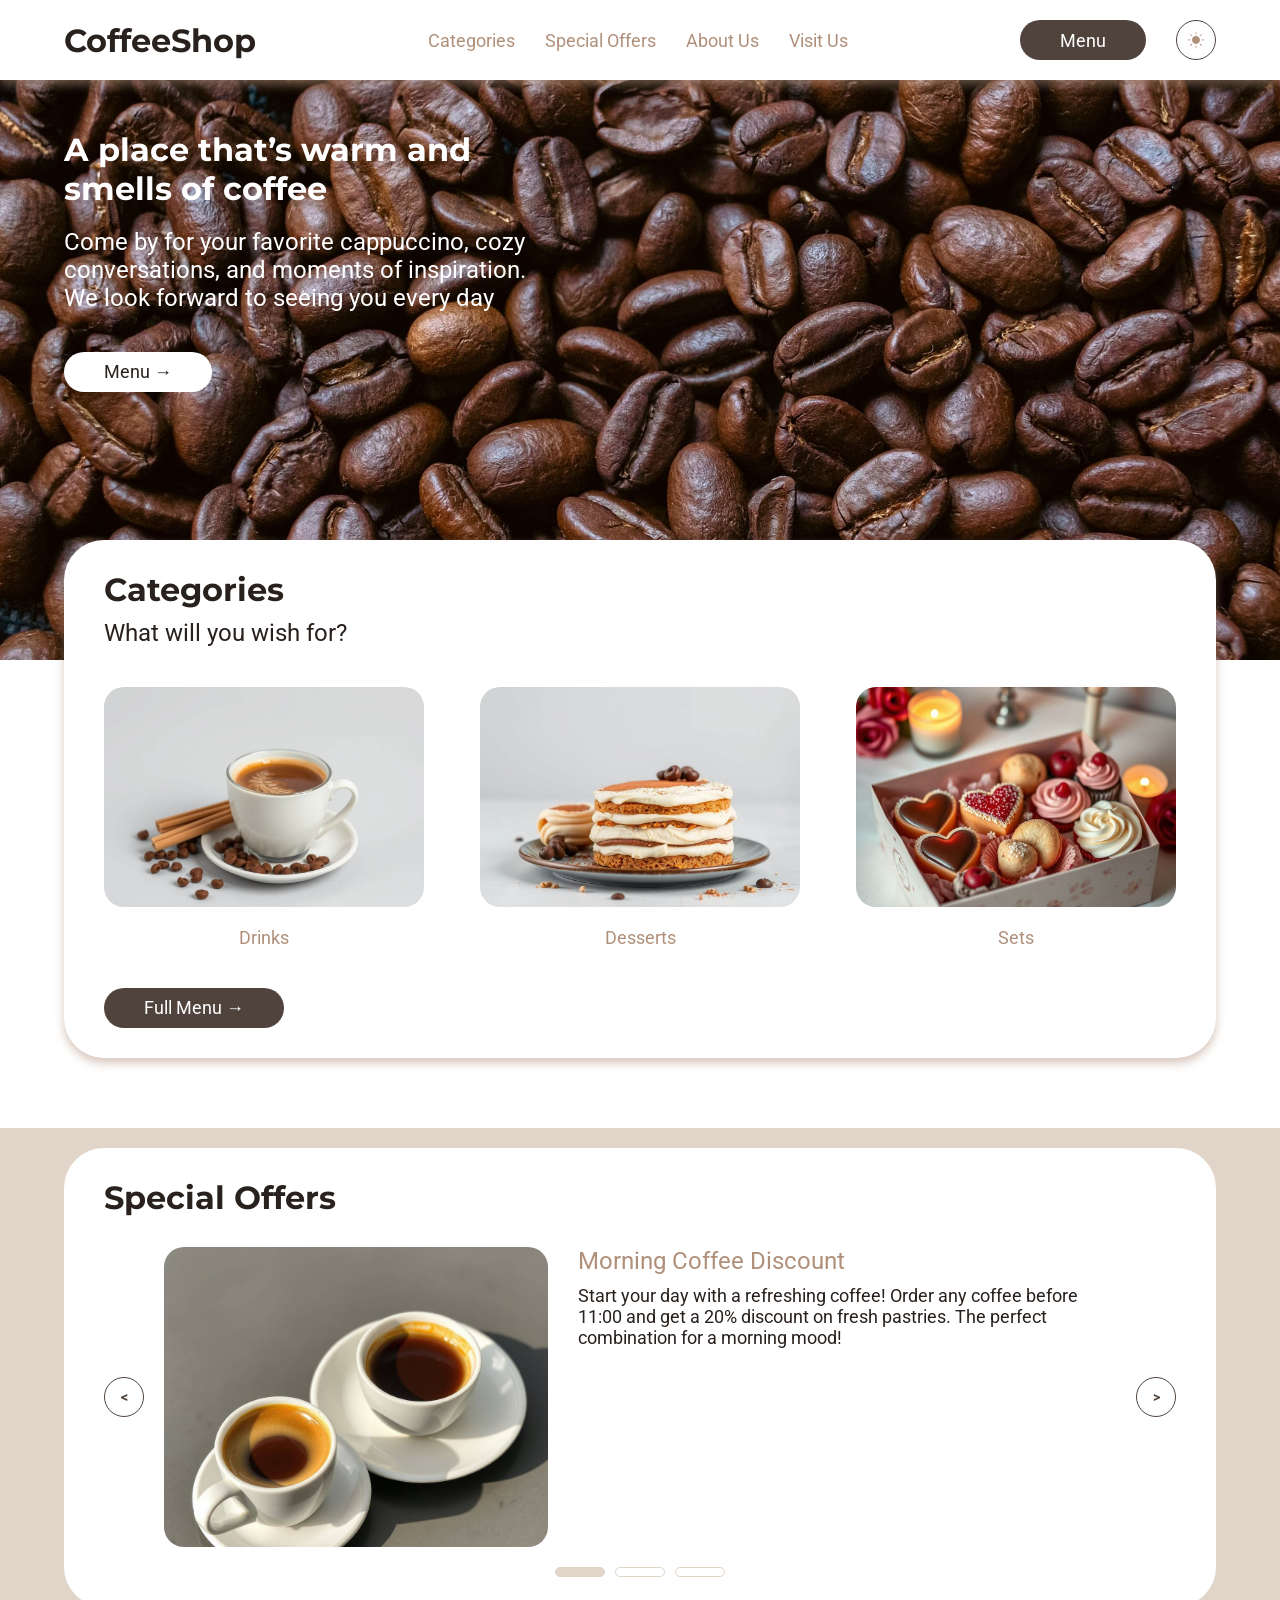
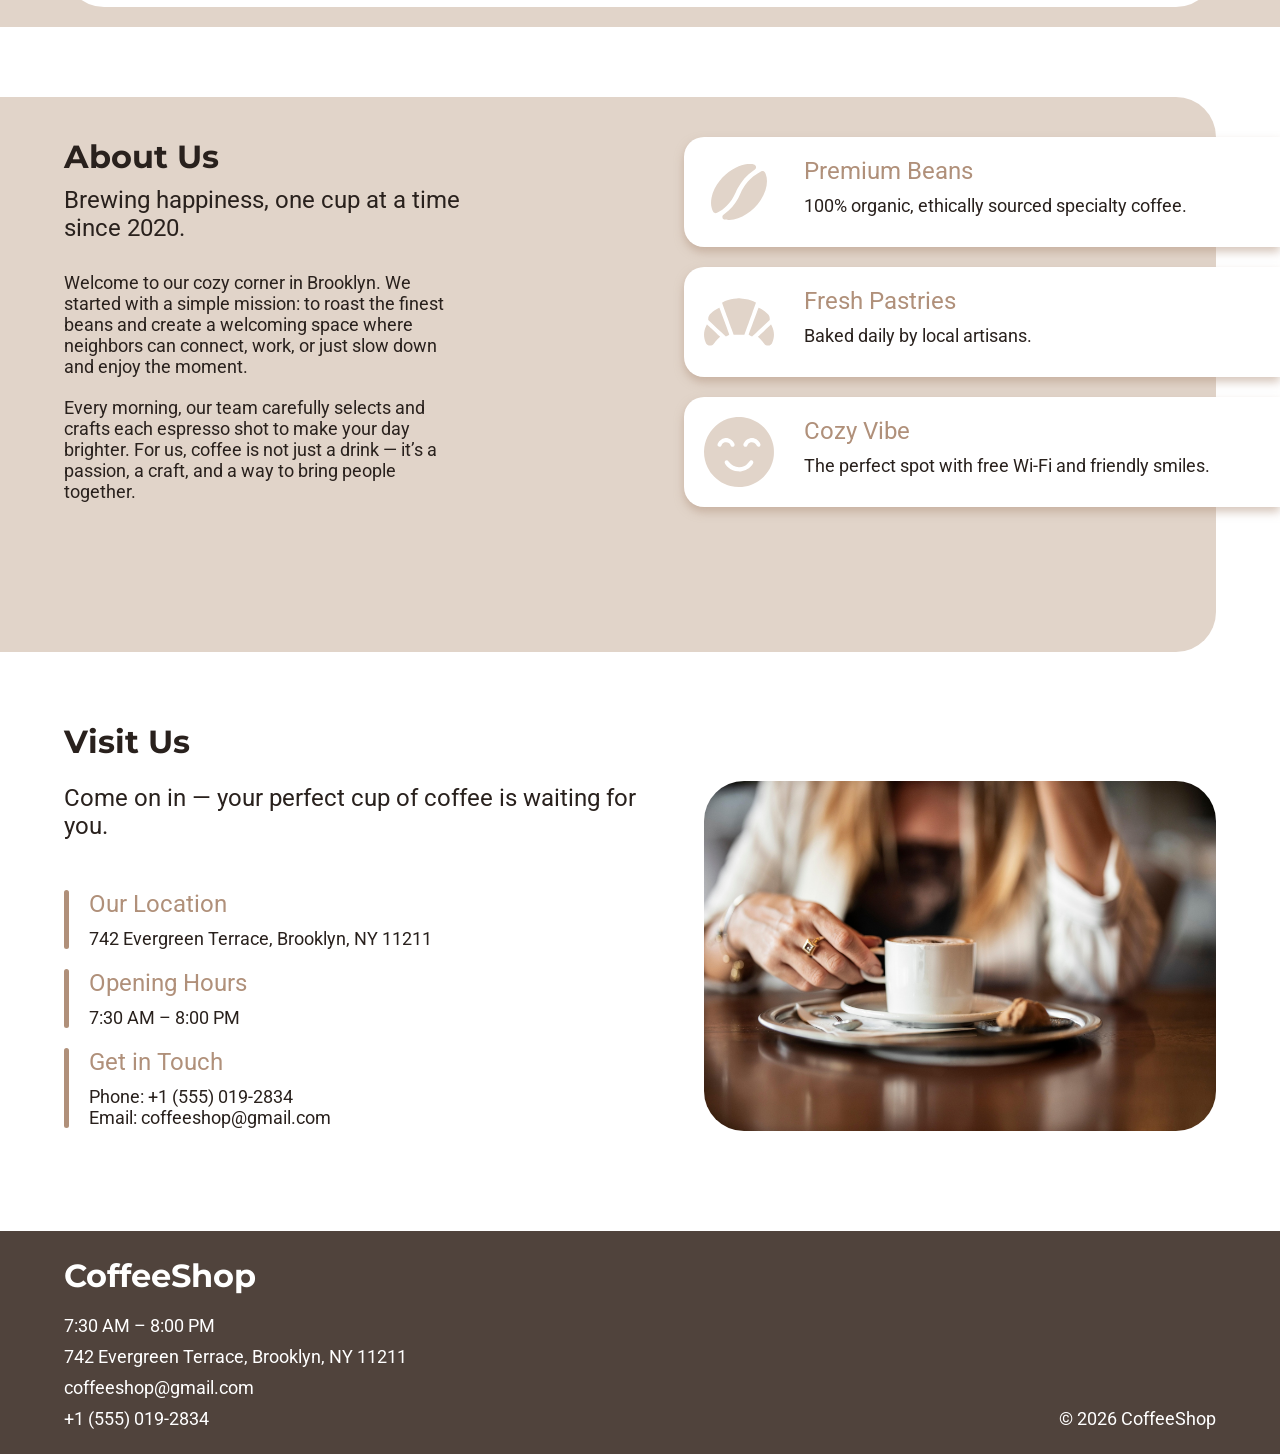
<file: index.html>
<!DOCTYPE html>
<html lang="en">
<head>
  <meta charset="UTF-8">
  <meta name="viewport" content="width=device-width, initial-scale=1.0">
  <link rel="stylesheet" href="css/style.css">
  <link rel="icon" href="assets/images/favicon.ico">
  <title>CoffeeShop</title>
</head>
<body id="body" class="light">
  <header class="header drop-shadow">
    <div class="flex-row main-container header__container">
      <h1 class="font-title-1"><a href="index.html">CoffeeShop</a></h1>
      <nav class="desktop">
        <ul class="flex-row gap-60 header-nav">
          <li><a class="font-body accent-text" href="#menu">Categories</a></li>
          <li><a class="font-body accent-text" href="#specialOffers">Special Offers</a></li>
          <li><a class="font-body accent-text" href="#aboutUs">About Us</a></li>
          <li><a class="font-body accent-text" href="#visitUs">Visit Us</a></li>
        </ul>
      </nav>
      <div class="flex-row gap-30">
        <button class="main-button desktop" onclick="window.location.href='menu.html'">Menu</button>
        <button class="icon-button burger-button" id="burgerButton">
          <div class="flex-col burger-icon">
            <div class="burger-line top"></div>
            <div class="burger-line bottom"></div>
          </div>
        </button>
        <button class="icon-button" onclick="changeTheme()" id="themeButton"><img src="assets/images/dark-theme.svg" alt="Change theme" id="themeButtonIcon"></button>
      </div>
    </div>
  </header>
  <main class="flex-col gap-70">
    <div class="backdrop" id="backdrop"></div>
    <div id="burgerMenu" class="burger-menu main-container drop-shadow">
      <nav>
        <ul class="flex-col gap-20 header-nav">
          <li><a class="font-title-2 accent-text burger-link" href="index.html#menu">Categories</a></li>
          <li><a class="font-title-2 accent-text burger-link" href="index.html#specialOffers">Special Offers</a></li>
          <li><a class="font-title-2 accent-text burger-link" href="index.html#aboutUs">About Us</a></li>
          <li><a class="font-title-2 accent-text burger-link" href="index.html#visitUs">Visit Us</a></li>
          <li>
            <button class="main-button burger-link" onclick="window.location.href='menu.html'">Menu</button>
          </li>
        </ul>
      </nav>
    </div>
    <section class="hero" id="hero">
      <div class="flex-col gap-40 main-container">
        <div class="flex-col gap-20 hero__info">
          <h2 class="font-title-1 white-text">A place that’s warm and smells of coffee</h2>
          <p class="font-title-2 white-text">Come by for your favorite cappuccino, cozy conversations, and moments of inspiration. We look forward to seeing you every day</p>
        </div>
        <button class="main-button white-button" onclick="window.location.href='menu.html'">Menu →</button>
      </div>
    </section>
    <section class="flex-col gap-40 main-container menu drop-shadow" id="menu">
      <div class="flex-col gap-10">
        <h2 class="font-title-1">Categories</h2>
        <p class="font-title-2">What will you wish for?</p>
      </div>
      <div class="flex-row menu__categories">
        <div class="flex-col gap-20 menu__category">
          <a href="menu.html?category=drinks">
            <div class="image-wrapper">
              <img src="assets/images/drinks.jpg" alt="Drinks category">
            </div>
          </a>
          <p class="font-body accent-text">Drinks</p>
        </div>
        <div class="flex-col gap-20  menu__category">
          <a href="menu.html?category=desserts">
            <div class="image-wrapper">
              <img src="assets/images/desserts.jpg" alt="Desserts category">
            </div>
          </a>
          <p class="font-body accent-text">Desserts</p>
        </div>
        <div class="flex-col gap-20  menu__category">
          <a href="menu.html?category=sets">
            <div class="image-wrapper">
              <img src="assets/images/desserts-for-two-set.jpg" alt="Sets category">
            </div>
          </a>
          <p class="font-body accent-text">Sets</p>
        </div>
      </div>
      <button class="main-button" onclick="window.location.href='menu.html'">Full Menu →</button>
    </section>
    <section class="flex-col gap-30 special-offers" id="specialOffers">
      <div class="flex-col gap-30 main-container">
        <h2 class="font-title-1">Special Offers</h2>
        <div class="flex-col gap-20 special-offers__carousel">
          <div class="flex-row gap-20 carousel__viewport">
            <button class="icon-button tablet" onclick="slideToLeft()" id="leftButton">&lt;</button>
            <div class="slider" id="slider">
              <div class="slides" id="slides">
              </div>
            </div>
            <button class="icon-button tablet" onclick="slideToRight()" id="rightButton">&gt;</button>
          </div>
          <div class="flex-row gap-10" id="sliderIndicators">
            <div class="carousel__indicator active"></div>
            <div class="carousel__indicator"></div>
          </div>
        </div>
      </div>
    </section>
    <section id="aboutUs">
      <div class="about-us__bg">
        <div class="flex-col gap-30 about-us__info">
          <div class="flex-col gap-10">
            <h2 class="font-title-1">About Us</h2>
            <p class="font-title-2">Brewing happiness, one cup at a time since 2020.</p>
          </div>
          <div class="flex-col gap-20">
            <p class="font-body">Welcome to our cozy corner in Brooklyn. We started with a simple mission: to roast the finest beans and create a welcoming space where neighbors can connect, work, or just slow down and enjoy the moment.</p>
            <p class="font-body">Every morning, our team carefully selects and crafts each espresso shot to make your day brighter. For us, coffee is not just a drink — it’s a passion, a craft, and a way to bring people together.</p>
          </div>
        </div>
        <div class="flex-col gap-20 about-us__features">
          <div class="flex-row gap-30 about-us__feature-item drop-shadow">
            <div class="image-wrapper">
              <img id="iconCoffeeBean" src="assets/images/coffee-bean-light.svg" alt="">
            </div>
            <div class="flex-col gap-10">
              <p class="font-title-2 accent-text"> Premium Beans</p>
              <p class="font-body">100% organic, ethically sourced specialty coffee.</p>
            </div>
          </div>
          <div class="flex-row gap-30 about-us__feature-item drop-shadow">
            <div class="image-wrapper">
              <img id="iconBakery" src="assets/images/bakery-light.svg" alt="">
            </div>
            <div class="flex-col gap-10">
              <p class="font-title-2 accent-text">Fresh Pastries</p>
              <p class="font-body">Baked daily by local artisans.</p>
            </div>
          </div>
          <div class="flex-row gap-30 about-us__feature-item drop-shadow">
            <div class="image-wrapper">
              <img id="iconSmile" src="assets/images/smile-light.svg" alt="">
            </div>
            <div class="flex-col gap-10">
              <p class="font-title-2 accent-text">Cozy Vibe</p>
              <p class="font-body">The perfect spot with free Wi-Fi and friendly smiles.</p>
            </div>
          </div>
        </div>
      </div>
    </section>
    <section class="flex-col gap-20 main-container visit-us" id="visitUs">
      <h2 class="font-title-1">Visit Us</h2>
      <div class="flex-row gap-40 visit-us__info">
        <div class="flex-col gap-50">
          <p class="font-title-2">Come on in — your perfect cup of coffee is waiting for you.</p>
          <div class="flex-col gap-20">
            <div class="flex-row gap-20">
              <div class="visit-us__indicator"></div>
              <div class="flex-col gap-10">
                <h3 class="font-title-2 accent-text">Our Location</h3>
                <p class="font-body">742 Evergreen Terrace, Brooklyn, NY 11211</p>
              </div>
            </div>
            <div class="flex-row gap-20">
              <div class="visit-us__indicator"></div>
              <div class="flex-col gap-10">
                <h3 class="font-title-2 accent-text">Opening Hours</h3>
                <p class="font-body">7:30 AM – 8:00 PM</p>
              </div>
            </div>
            <div class="flex-row gap-20">
              <div class="visit-us__indicator"></div>
              <div class="flex-col gap-10">
                <h3 class="font-title-2 accent-text">Get in Touch</h3>
                <p class="font-body">Phone: +1 (555) 019-2834<br>Email: coffeeshop@gmail.com</p>
              </div>
            </div>
          </div>
        </div>
        <div class="image-wrapper">
          <img src="assets/images/visit-us.jpg" alt="">
        </div>
      </div>
    </section>
  </main>
  <footer class="footer">
    <div class="flex-row main-container">
      <div class="flex-col gap-20">
        <p class="font-title-1 white-text">CoffeeShop</p>
        <ul class="flex-col gap-10">
          <li><p class="font-body white-text">7:30 AM – 8:00 PM</p></li>
          <li><a target="_blank" href="https://maps.app.goo.gl/vK4vZaT15pXgo4U5A" class="font-body white-text">742 Evergreen Terrace, Brooklyn, NY 11211</a></li>
          <li><a target="_blank" href="mailto:coffeeshop@gmail.com" class="font-body white-text">coffeeshop@gmail.com</a></li>
          <li><a target="_blank" href="tel:+15550192834" class="font-body white-text">+1 (555) 019-2834</a></li>
        </ul>
      </div>
      <p class="font-body white-text">© 2026 CoffeeShop</p>
    </div>
  </footer>
  <script src="js/main.js"></script>
</body>
</html>
</file>
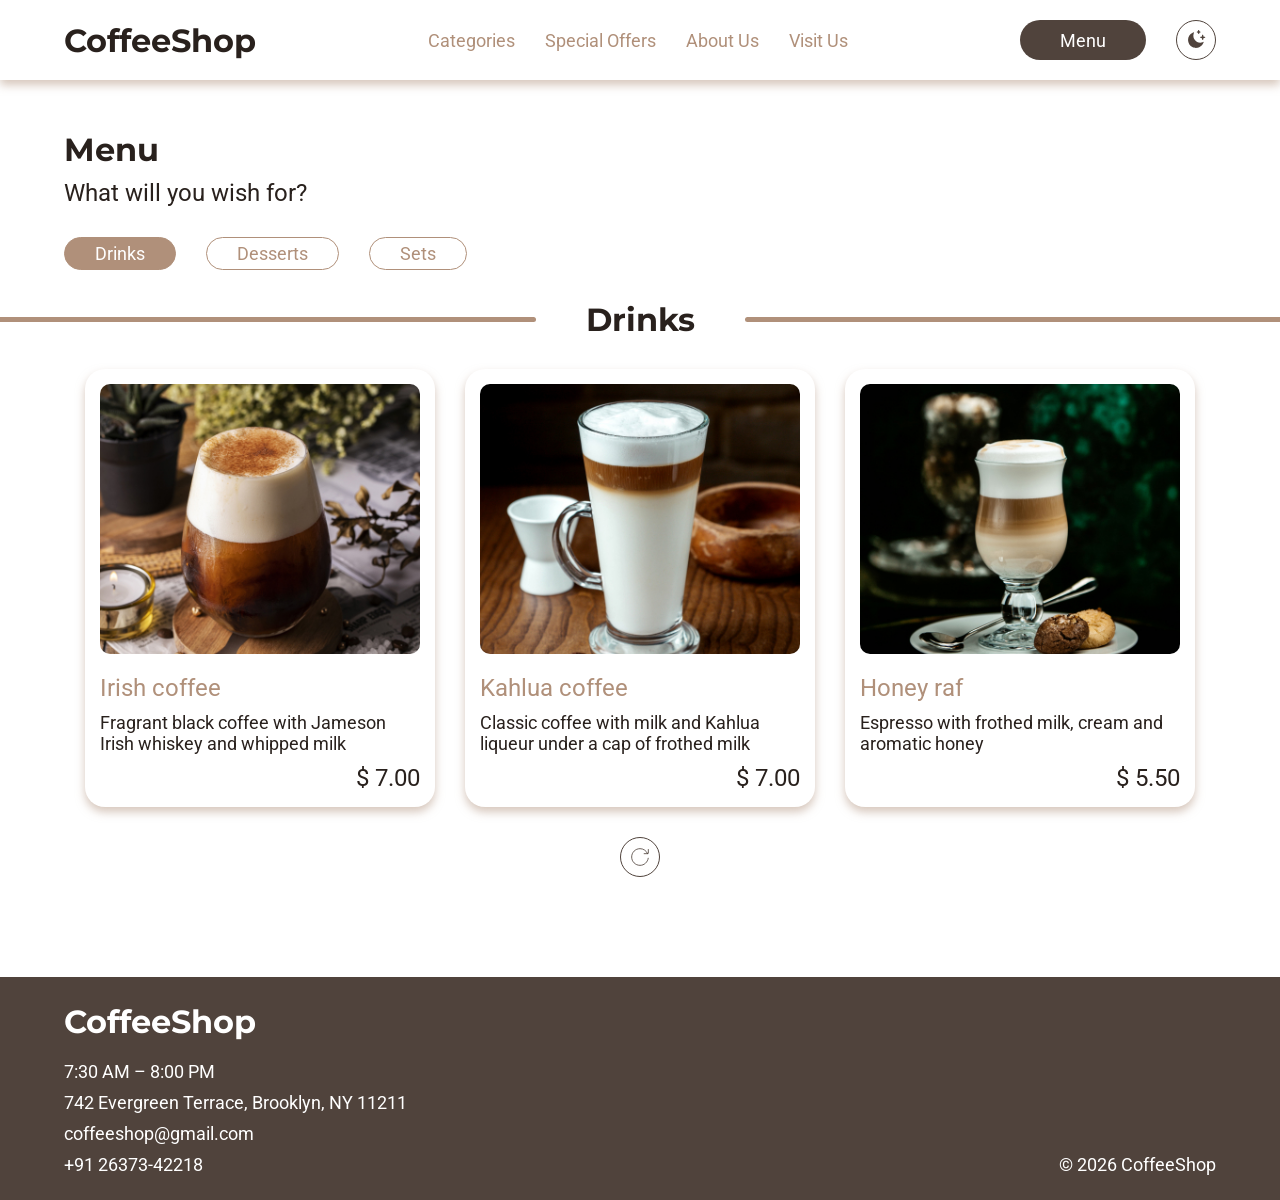
<file: menu.html>
<!DOCTYPE html>
<html lang="en">
<head>
  <meta charset="UTF-8">
  <meta name="viewport" content="width=device-width, initial-scale=1.0">
  <link rel="stylesheet" href="css/style.css">
  <link rel="icon" href="assets/images/favicon.ico">
  <title>CoffeeShop - Menu</title>
</head>
<body id="body" class="light">
  <header class="header drop-shadow">
    <div class="flex-row main-container header__container">
      <h1 class="font-title-1"><a href="index.html">CoffeeShop</a></h1>
      <nav class="desktop">
        <ul class="flex-row gap-60 header-nav">
          <li><a class="font-body accent-text" href="index.html#menu">Categories</a></li>
          <li><a class="font-body accent-text" href="index.html#specialOffers">Special Offers</a></li>
          <li><a class="font-body accent-text" href="index.html#aboutUs">About Us</a></li>
          <li><a class="font-body accent-text" href="index.html#visitUs">Visit Us</a></li>
        </ul>
      </nav>
      <div class="flex-row gap-30">
        <button class="main-button desktop" onclick="window.location.href='menu.html'">Menu</button>
        <button class="icon-button burger-button" id="burgerButton">
          <div class="flex-col burger-icon">
            <div class="burger-line top"></div>
            <div class="burger-line bottom"></div>
          </div>
        </button>
        <button class="icon-button" onclick="changeTheme()" id="themeButton"><img src="assets/images/dark-theme.svg" alt="Change theme" id="themeButtonIcon"></button>
      </div>
    </div>
  </header>
  <main class="flex-col gap-30">
    <div id="burgerMenu" class="burger-menu main-container drop-shadow">
      <nav>
        <ul class="flex-col gap-20 header-nav">
          <li><a class="font-title-2 accent-text" href="index.html#menu">Categories</a></li>
          <li><a class="font-title-2 accent-text" href="index.html#specialOffers">Special Offers</a></li>
          <li><a class="font-title-2 accent-text" href="index.html#aboutUs">About Us</a></li>
          <li><a class="font-title-2 accent-text" href="index.html#visitUs">Visit Us</a></li>
          <li>
            <button class="main-button burger-link" onclick="window.location.href='menu.html'">Menu</button>
          </li>
        </ul>
      </nav>
    </div>
    <div class="backdrop" id="backdrop">
      <div class="flex-row gap-20 modal-window drop-shadow" id="modalWindow">
      </div>
    </div>
    <section class="main-container top-section">
      <div class="flex-col gap-10">
        <h2 class="font-title-1">Menu</h2>
        <p class="font-title-2">What will you wish for?</p>
      </div>
    </section>
    <div class="main-container flex-row gap-30 pins">
      <button class="pin" id="drinksPin">Drinks</button>
      <button class="pin" id="dessertsPin">Desserts</button>
      <button class="pin" id="setsPin">Sets</button>
    </div>
    <section class="menu-grid-section">
      <div class="menu-section-heading">
        <div class="menu-section-heading-line left"></div>
        <h2 class="font-title-1 menu-title" id="menuTitle">Drinks</h2>
        <div class="menu-section-heading-line right"></div>
      </div>
      <div class="flex-col gap-30 main-container">
        <div class="flex-row gap-30 menu-grid" id="menuGrid">
        </div>
        <button class="icon-button" id="refreshButton"><img id="refreshButtonIcon" src="assets/images/refresh-light.svg" alt=""></button>
      </div>
    </section>
  </main>
  <footer class="footer">
    <div class="flex-row main-container">
      <div class="flex-col gap-20">
        <p class="font-title-1 white-text">CoffeeShop</p>
        <ul class="flex-col gap-10">
          <li><p class="font-body white-text">7:30 AM – 8:00 PM</p></li>
          <li><a target="_blank" href="https://maps.app.goo.gl/vK4vZaT15pXgo4U5A" class="font-body white-text">742 Evergreen Terrace, Brooklyn, NY 11211</a></li>
          <li><a target="_blank" href="mailto:coffeeshop@gmail.com" class="font-body white-text">coffeeshop@gmail.com</a></li>
          <li><a target="_blank" href="tel:+912637342218" class="font-body white-text">+91 26373-42218</a></li>
        </ul>
      </div>
      <p class="font-body white-text">© 2026 CoffeeShop</p>
    </div>
  </footer>
  <script src="js/main.js"></script>
  <script src="js/menu.js"></script>
</body>
</html>
</file>
<file: css/style.css>
@font-face {
  font-family: Roboto;
  src: url(../assets/fonts/Roboto-VariableFont_wdth\,wght.ttf);
}

@font-face {
  font-family: Montserrat;
  src: url(../assets/fonts/Montserrat-VariableFont_wght.ttf);
}

html {
  scroll-behavior: smooth;
}

body.dark {
  --color-background: var(--clr-primitive-dark-brown);
  --color-text-main: var(--clr-primitive-white);
  --color-second-background: var(--clr-primitive-brown);
  --color-buttons: var(--clr-primitive-light-brown);

  --color-white: var(--clr-primitive-white);
  --color-accent: var(--clr-primitive-brown);
  --color-light-accent: var(--clr-primitive-light-brown);
  --color-beige: var(--clr-primitive-beige);
  --color-gray: var(--clr-primitive-gray);
  --color-black: var(--clr-primitive-black);

  .drop-shadow {
    filter: drop-shadow(0px 5px 5px var(--clr-primitive-black-50));
  }

  .backdrop {
    background-color: var(--clr-primitive-black-80);
  }
}

body.light {
  --color-background: var(--clr-primitive-white);
  --color-text-main: var(--clr-primitive-black);
  --color-second-background: var(--clr-primitive-beige);
  --color-buttons: var(--clr-primitive-brown);

  --color-white: var(--clr-primitive-white);
  --color-accent: var(--clr-primitive-brown);
  --color-light-accent: var(--clr-primitive-light-brown);
  --color-beige: var(--clr-primitive-beige);
  --color-gray: var(--clr-primitive-gray);
  --color-black: var(--clr-primitive-black);
  
  .drop-shadow {
    filter: drop-shadow(0px 5px 5px var(--clr-primitive-light-brown-50));
  }

  .backdrop {
    background-color: var(--clr-primitive-black-50);
  }
}

body {
  display: flex;
  flex-direction: column;
  min-height: 100vh;
  background-color: var(--color-background);
  transition: background-color 0.2s;  
}

main{
  flex: 1 0 auto;
}

section {
  scroll-margin-top: 100px;
}

:root {
  --clr-primitive-white: #FFFFFF;
  --clr-primitive-gray: #D9D9D9;
  --clr-primitive-brown: #50433C;
  --clr-primitive-dark-brown: #3a2f29;
  --clr-primitive-light-brown: #B0907A;
  --clr-primitive-light-brown-50: #b0907a83;
  --clr-primitive-beige: #E1D4C9;
  --clr-primitive-black: #29211d;
  --clr-primitive-black-50: #29211dbe;
  --clr-primitive-black-80: #16120fbe;

  --color-text-main: var(--clr-primitive-black);
  --color-text-accent: var(--clr-primitive-light-brown);
  --color-text-white: var(--clr-primitive-white);

  --font-montserrat: 'Montserrat';
  --font-roboto: 'Roboto';

  --fs-h1: 32px;
  --fs-h2: 24px;
  --fs-body: 18px;
  --fs-caption: 14px;
  
  --fw-bold: 700;
  --fw-regular: 400;
}

a {
  text-decoration: none;
  transition: 0.2s;
  position: relative;
}

a::before {
  content: ' ';
  display: block;
  position: absolute;
  bottom: -5px;
  height: 3px;
  width: 0;
  border-radius: 10px;
  transition: 0.3s;
}

.header a::before{
  background-color: var(--color-light-accent);
}

.footer a::before{
  background-color: var(--color-white);
}

a:hover::before {
  width: 100%;
}

h1 a {
  color: var(--color-text-main);
}

.font-title-1 {
  font-family: var(--font-montserrat);
  font-size: var(--fs-h1);
  font-weight: var(--fw-bold);
  color: var(--color-text-main);
  transition: color 0.2s;
}

.font-title-2 {
  font-family: var(--font-roboto);
  font-size: var(--fs-h2);
  font-weight: var(--fw-regular);
  color: var(--color-text-main);
  transition: color 0.2s;
}

.font-body {
  font-family: var(--font-roboto);
  font-size: var(--fs-body);
  font-weight: var(--fw-regular);
  color: var(--color-text-main);
  transition: color 0.2s;
}

.font-caption {
  font-family: var(--font-roboto);
  font-size: var(--fs-caption);
  color: var(--color-text-main);
  font-weight: var(--fw-regular);
  transition: color 0.2s;
}

.white-text {
  color: var(--color-text-white);
}

.accent-text {
  color: var(--color-text-accent);
}

* {
  margin: 0;
  padding: 0;
  box-sizing: border-box;
}

.main-container {
  margin: 0 auto;
  width: 1200px;
}

.header {
  background-color: var(--color-background);
  position: sticky;
  z-index: 20;
  top: 0;
  transition: background-color 0.2s;
}

.header ul, .footer ul {
  list-style: none;
}

.header__container {
  justify-content: space-between;
  height: 80px;
  align-items: center;
}

.main-button {
  background-color: var(--color-buttons);
  height: 40px;
  border: none;
  padding: 0 40px;
  border-radius: 20px;
  color: var(--color-text-white);
  font-family: var(--font-roboto);
  font-size: var(--fs-body);
  width: fit-content;
  transition: 0.3s;
}

.main-button:hover {
  background-color: var(--color-light-accent);
  color: var(--color-white);
  filter: drop-shadow(0px 0px 5px var(--color-light-accent) );
}

.icon-button {
  flex-shrink: 0;
  border: 1px solid var(--color-buttons);
  width: 40px;
  color: var(--color-buttons);
  height: 40px;
  font-family: var(--font-roboto);
  font-size: var(--fs-caption);
  font-weight: var(--fw-bold);
  background-color: var(--color-background);
  border-radius: 100px;
  transition: 0.2s;
  display: flex;
  align-items: center;
  justify-content: center;
}

.menu-grid-section{
  .main-container{
    align-items: center;
  }
}

.icon-button img {
  width: 20px;
}

.icon-button:hover{
  color: var(--color-text-accent);
  filter: drop-shadow(0px 0px 5px var(--color-beige) );
  border: 1px solid var(--color-light-accent);
}

.white-button {
  background-color: var(--color-white);
  color: var(--color-black);
}

.hero {
  height: 580px;
  background-color: var(--color-gray);
  background-image: url(../assets/images/hero-bg.jpg);
  background-position: center;
  background-repeat: no-repeat;
  background-size: cover;
  position: relative;
}

.hero__info{
  padding-top: 50px;
  width: 500px;
}

.menu {
  border-radius: 40px;
  padding: 30px 40px;
  margin-top: -190px;
  transition: background-color 0.2s;
  background-color: var(--color-background);

  .image-wrapper{
    width: 300px;
    height: 250px;
    border-radius: 20px;
    cursor: pointer;
  }

  img:hover {
    transform: scale(115%);
  }
}

.menu__categories {
  justify-content: space-between;
}

.menu__category {
  align-items: center;
}

.about-us__bg {
  position: relative;
  border-radius: 0 40px 40px 0;
  background-color: var(--color-second-background);
  transition: background-color 0.2s;
  margin-right: calc(( 100vw - 1200px)/2);
  padding: 40px 0 150px;
  padding-left: calc(( 100vw - 1200px)/2);
}

.about-us__features{
  display: flex;
  flex-direction: column;
  gap: 20px;
  position: absolute;
  top: 40px;
  right: calc(( 100vw - 1200px)/2*-1);

  .image-wrapper {
    width: 70px;
    height: 70px;
    border-radius: 10px;
  }
}

.about-us__feature-item {
  padding: 20px;
  border-radius: 20px 0 0 20px;
  background-color: var(--color-background);
  padding-right: calc(( 100vw - 1100px)/2);
  transition: background-color 0.2s;
}

.visit-us {
  .image-wrapper {
    border-radius: 40px;
    width: 670px;
    height: 350px;
  }
}

.image-wrapper {
  overflow: hidden;
  position: relative;
  flex-shrink: 0;

  img {
    position: absolute;
    width: 100%;
    height: 100%;
    object-fit: cover;
    object-position: center;
    transition: 0.5s;
  }
}

.about-us__info {
  width: 500px;
}
.flex-col{
  display: flex;
  flex-direction: column;
}
.flex-row{
  display: flex;
}

.gap-10{
  gap: 10px;
}
.gap-20{
  gap: 20px;
}
.gap-30{
  gap: 30px;
}
.gap-40{
  gap: 40px;
}
.gap-50{
  gap: 50px;
}
.gap-60{
  gap: 60px;
}
.gap-70{
  gap: 70px;
}

.visit-us__indicator {
  width: 5px;
  border-radius: 10px;
  background-color: var(--color-light-accent);
}

.visit-us__info {
  justify-content: space-between;
  align-items: center;
}

.footer {
  margin-top: 100px;
  background-color: var(--color-accent);
  padding: 25px 0;
  flex-shrink: 0;

  .main-container {
    justify-content: space-between;
    align-items: flex-end;
  }
}

.carousel__viewport {
  width: 100%;
  justify-content: space-between;
  align-items: center;
  
  .image-wrapper {
    width: 500px;
    height: 400px;
    border-radius: 20px;
  }
  
  .slider {
    overflow: hidden;
    position: relative;
    width: 100%;
    height: 400px;
  }
  
  .slides {
    display: flex;
    width: 100%;
    position: absolute;
    left: 0;
    transition: 0.2s;
  }

  .slide {
    width: 100%;
    flex-shrink: 0;
  }


}

.special-offers__carousel {
  align-items: center;
}

.carousel__indicator {
  width: 50px;
  height: 10px;
  border: 1px solid var(--color-second-background);
  border-radius: 100px;
  transition: background-color 0.2s, border 0.2s;
}

.carousel__indicator.active {
  background-color: var(--color-second-background);
}

.special-offers {
  background-color: var(--color-second-background);
  transition: background-color 0.2s;
  padding: 20px 0;

  .main-container {
    border-radius: 40px;
    padding: 30px 40px;
    background-color: var(--color-background);
    transition: background-color 0.2s;
  }
}

.burger-menu{
  padding: 30px;
  background-color: var(--color-background);
  border-radius: 0 0 20px 20px;
  position: fixed;
  top: -100%;
  left: 50vw;
  transform: translateX(-50%);
  z-index: 15;
  transition: 0.2s;

  ul {
    list-style: none;
  }
}

.burger-button {
  display: none;
}

.burger-icon {
  width: 20px;
  height: 20px;
  position: relative;
}

.burger-line{
  background-color: var(--color-buttons);
  height: 2px;
  width: 100%;
  border-radius: 10px;
  position: absolute;
  transition: 0.2s;
}
.burger-line.top{
  top: 5px;
}
.burger-line.bottom{
  bottom: 5px;
}

.burger-button.active .burger-line.top{
  rotate: 45deg;
  top: 9px;
}
.burger-button.active .burger-line.bottom {
  rotate: -45deg;
  bottom: 9px;
}

.burger-menu.active {
  top: 80px;
}

button {
  cursor: pointer;
}

.menu-title {
  text-transform: capitalize;
}

.menu-section-heading {
  display: flex;
  gap: 50px;
  align-items: center;
  margin-bottom: 30px;
}
.pins{
  flex-wrap: wrap;
}
.menu-section-heading-line {
  height: 5px;
  width: 100%;
  background-color: var(--color-light-accent);
}
.menu-section-heading-line.left {
  border-radius: 0 10px 10px 0;
}
.menu-section-heading-line.right {
  border-radius: 10px 0 0 10px;
}

.menu-item {
  padding: 15px;
  background-color: var(--color-background);
  border-radius: 20px;
  width: min-content;
  transition: background-color 0.2s;
  cursor: pointer;

  .image-wrapper {
    width: 320px;
    height: 270px;
    border-radius: 10px;
  }
 
}
.menu-item:hover img {
  transform: scale(115%);
}

.top-section {
  margin-top: 50px;
}

.menu-grid {
  justify-content: center;
  flex-wrap: wrap;
}

.pin {
  border: 1px solid var(--color-light-accent);
  border-radius: 100px;
  padding: 5px 30px;
  background-color: var(--color-background);
  font-family: var(--font-roboto);
  font-size: var(--fs-body);
  color: var(--color-text-accent);
  width: fit-content;
  transition: 0.2s;
}

.pin:hover {
  filter: drop-shadow(0px 0px 5px var(--color-light-accent) );
}

.pin.active {
  color: var(--color-text-white);
  background-color: var(--color-light-accent);
}

.backdrop {
  width: 100vw;
  height: 100vh;
  position: fixed;
  z-index: 10;
  opacity: 0;
  pointer-events: none;
  transition: opacity 0.3s ease;
}

.backdrop.active {
  opacity: 1;
  pointer-events: all;
}

.modal-window {
  width: 950px;
  padding: 20px;
  border-radius: 20px;
  background-color: var(--color-background);
  position: absolute;
  z-index: 100;
  top: 10vh;
  left: -100%;
  transition: 0.2s;
  max-height: 70vh;

  .image-wrapper {
    width: 400px;
    max-height: 1fr;
    border-radius: 10px;
  }
}

.modal-window.active{
  display: flex;
  left: 50vw;
  transform: translateX(-50%);
}

.modal-window__info {
  width: 100%;
  overflow-y: auto;
}

.modal-window__buttons {
  height: 100%;
}

.modal-window__title {
  justify-content: space-between;
}

.modal-window__caption {
  margin-left: 10px;
}

.modal-window__total {
  justify-content: space-between;
}

.modal-separator {
  height: 3px;
  width: 100%;
  flex-shrink: 0;
  background-color: var(--color-light-accent);
  border-radius: 10px;
}

.modal-button {
  min-width: 50px;
  height: 50px;
  padding: 0 15px;
  border: 1px solid var(--color-light-accent);
  background-color: var(--color-background);
  border-radius: 100px;
  color: var(--color-text-main);
  font-family: var(--font-roboto);
  font-size: var(--fs-body);
  transition: 0.2s;
}

.modal-button:hover {
  filter: drop-shadow(0px 0px 5px var(--color-light-accent) );
}

.modal-button.active {
  background-color: var(--color-light-accent);
  color: var(--color-text-white);
}

@media screen and (max-width: 1300px) {
  .main-container {
    width: 90vw;
  }

  .about-us__bg {
    margin-right: calc((10vw)/2);
    padding-left: calc((10vw)/2);
  }

  .about-us__features{
    right: calc((10vw)/2*-1);
  }

  .carousel__viewport {
    .image-wrapper {
      width: 30vw;
      height: 300px;
    }
    .slider {
      height: 300px;
    }
  }

  .menu {
    .image-wrapper {
      width: 25vw;
      height: 220px;
    }
  }

  .about-us__feature-item {
    padding-right: calc(10vw/2);
    box-sizing: content-box;
    width: 40vw;
  }

  .visit-us {
    .image-wrapper {
      width: 40vw;
      height: 350px;
    }
  }

  .about-us__info {
    width: 400px;
  }

  .modal-window {
    width: 80vw;
    .image-wrapper {
      width: 30vw;
    }
  }

  .header-nav {
    gap: 30px;
  }
}

@media screen and (max-width: 1000px) {

  .desktop {
    display: none;
  }

  .mobile {
    display: block;
  }

  .about-us__features .image-wrapper {
    width: 40px;
    height: 40px;
  }

  .about-us__info {
    width: 40vw;
  }

  .menu-item .image-wrapper {
    width: 250px ;
    height: 200px;
  }

  .modal-window {
    .image-wrapper {
      height: 250px;
    }
  }

  .burger-button {
    display: flex;
  }
}

@media screen and (max-width: 800px) {
  .tablet {
    display: none;
  }
  
  .menu {
    border-radius: 20px;
    padding: 20px;
  }

  .special-offers .main-container {
    padding: 20px;
    border-radius: 20px;
  }
  .carousel__viewport {

    .image-wrapper {
      width: 100%;
      height: 350px;
    }
    .slider {
      height: 500px;
    }
  }
  .slide{
    flex-direction: column;
    
  }
  .visit-us__info {
    flex-direction: column;
    align-items: flex-start;
  }
  .visit-us {
    .image-wrapper {
      width: 100%;
    }
  }
  .footer {
    margin-top: 50px;
  }
  .about-us__info {
    width: 80vw;
  }
  .about-us__features {
    position: relative;
    top: 0;
  }
  .hero {
    height: 650px;
  }
  .hero__info{
    width: 100%;
  }
  .about-us__feature-item {
    width: 100%;
    box-sizing: border-box;
    padding-right: 40px;
  }
  .about-us__bg {
    display: flex;
    flex-direction: column;
    gap: 40px;
    padding-bottom: 50px;
  }
  .footer .main-container{
    align-items: flex-start;
    gap: 30px;
    flex-direction: column;
  }
  .menu .image-wrapper{
    height: 150px;
  }

  .modal-window {
    .image-wrapper {
      height: 200px;
    }
  }
}
@media screen and (max-width: 670px) {
  .menu-item .image-wrapper {
    width: 80vw ;
    height: 300px;
  }

  .modal-window {
    flex-direction: column;
    top: 30px;

    .image-wrapper {
      display: none;
    }
  }

  .pin {
    padding: 5px 20px;
  }
  .pins {
    gap: 20px;
  }
}
@media screen and (max-width: 530px) {
  .carousel__viewport {

    .image-wrapper {
      width: 100%;
      height: 250px;
    }
  }
}
</file>
